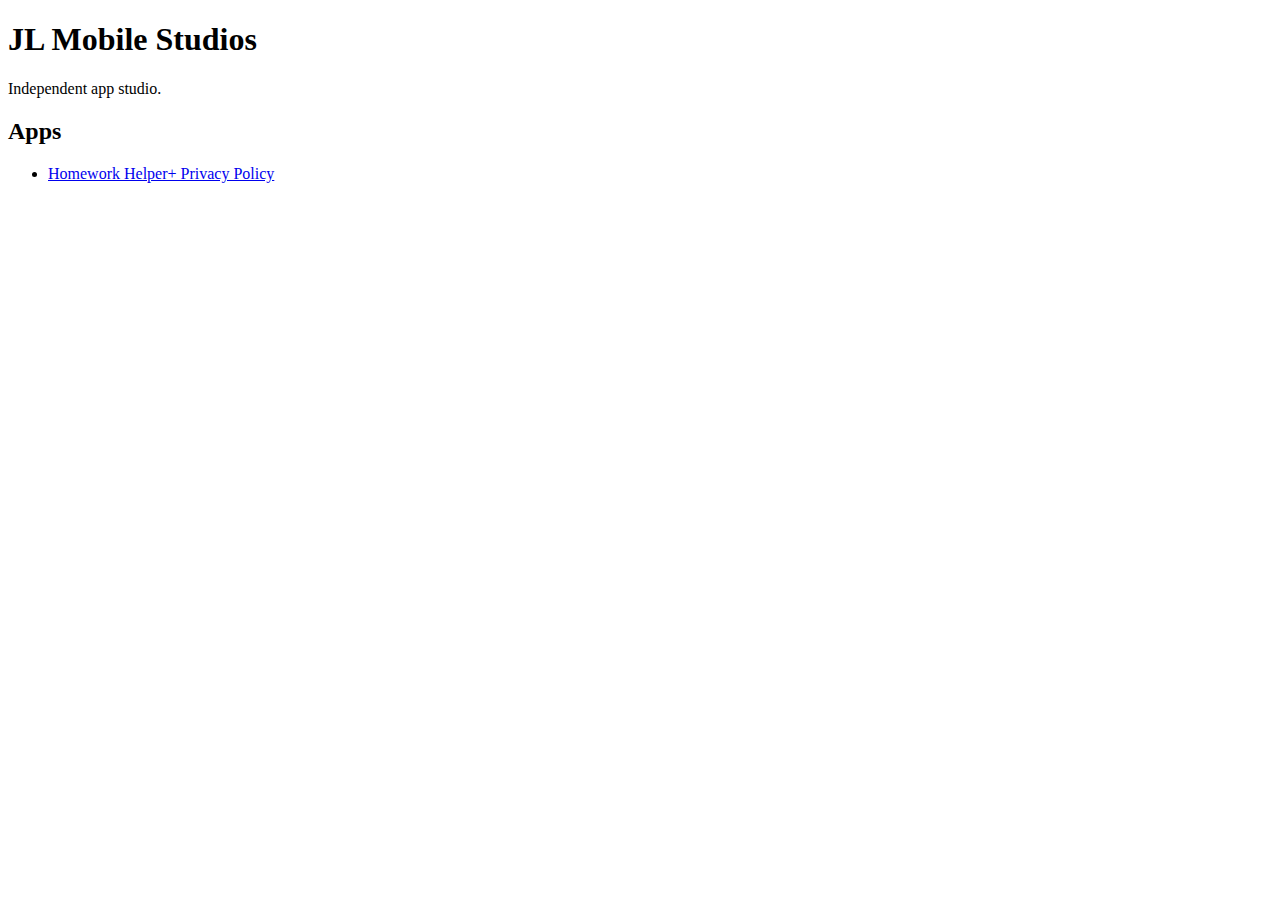
<file: index.html>
<!DOCTYPE html>
<html>
<head>
  <meta charset="UTF-8">
  <title>JL Mobile Studios</title>
</head>
<body>
  <h1>JL Mobile Studios</h1>
  <p>Independent app studio.</p>

  <h2>Apps</h2>
  <ul>
    <li><a href="/homework-helper-privacy-policy.html">Homework Helper+ Privacy Policy</a></li>
  </ul>
</body>
</html>
</file>
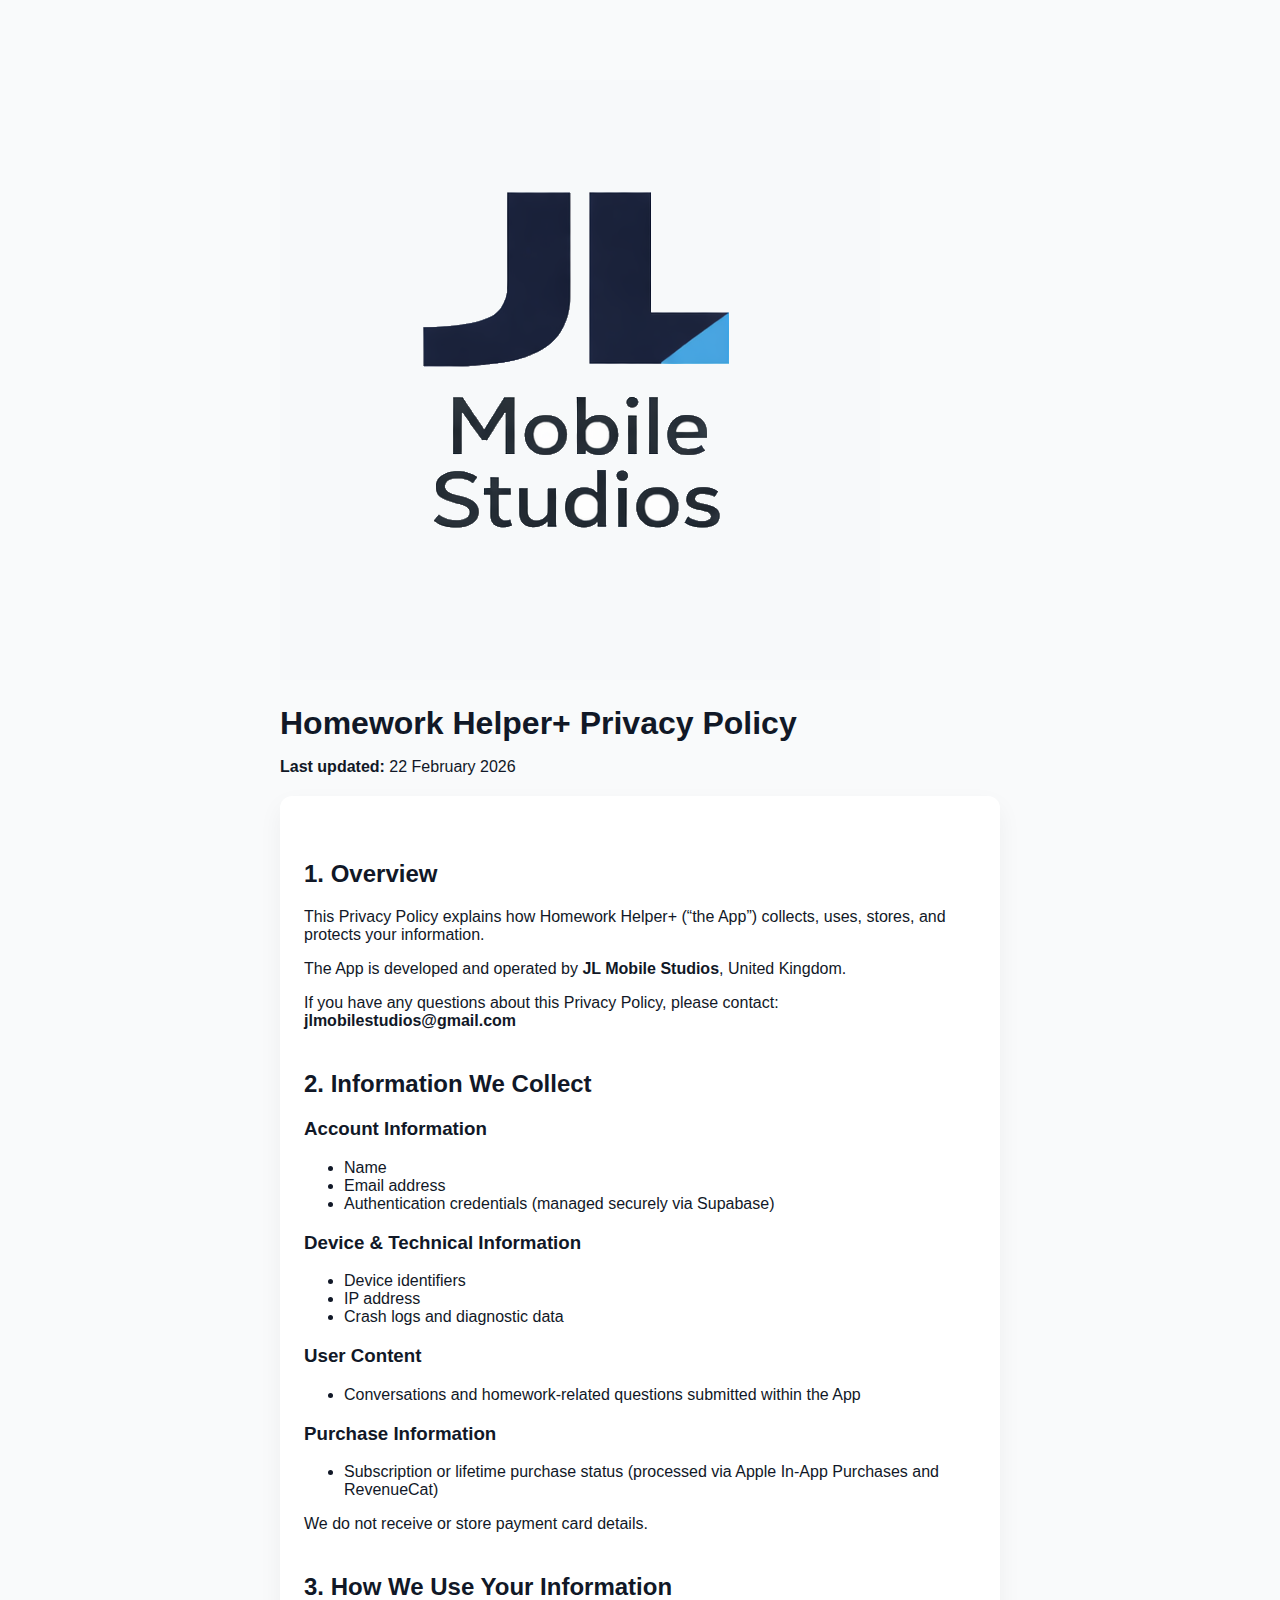
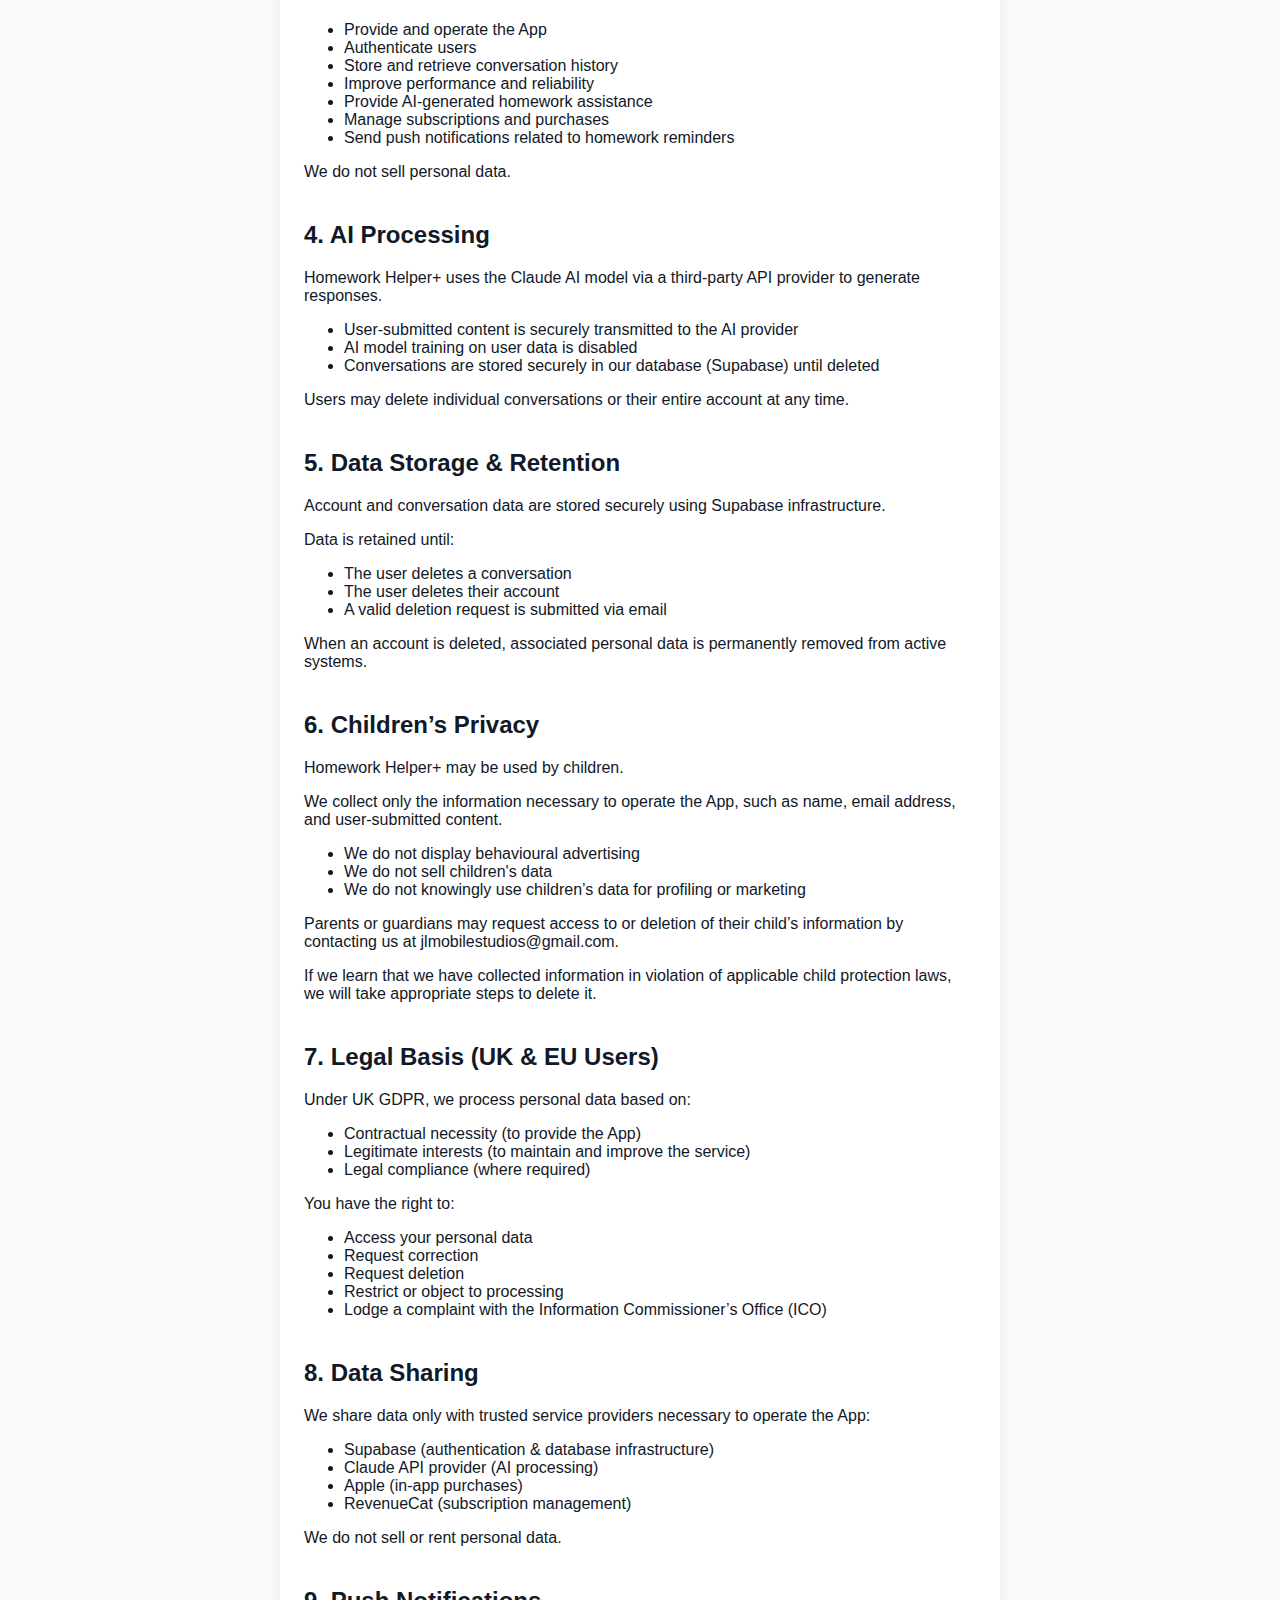
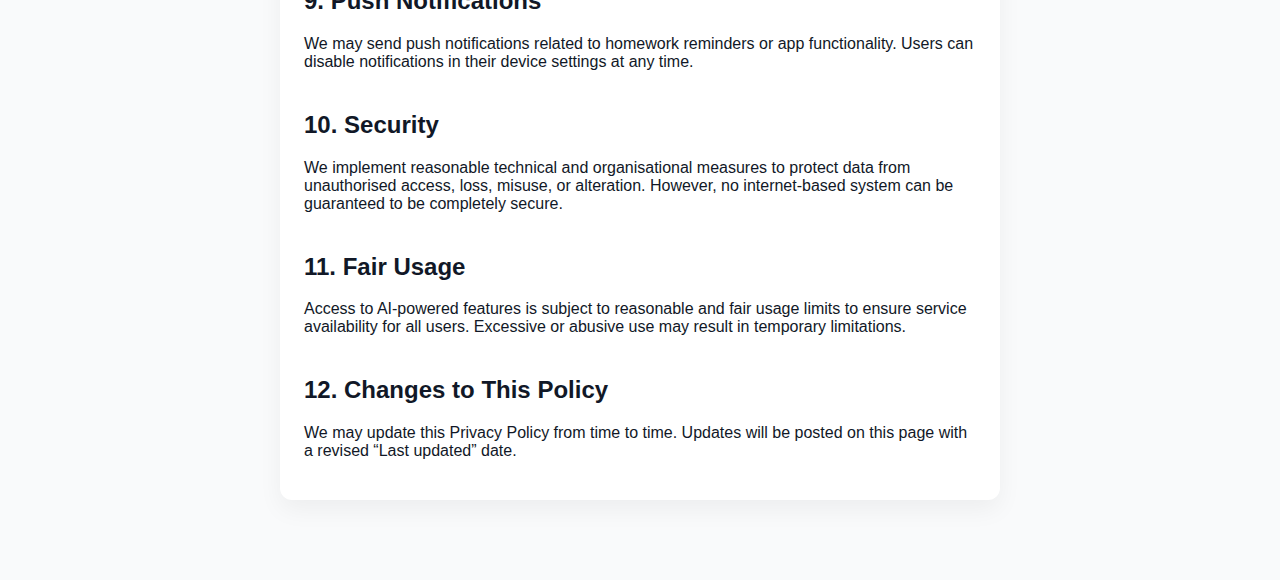
<file: homework-helper-privacy-policy.html>
<!DOCTYPE html>
<html>
<head>
  <meta charset="UTF-8">
  <title>Homework Helper+ Privacy Policy</title>
  <link rel="stylesheet" href="style.css">
</head>
<body>
  <div class="container">
    <div class="header">
    <img src="JLStudioLogo.svg" alt="JL Mobile Studios Logo" class="logo">
  </div>

  <h1>Homework Helper+ Privacy Policy</h1>
  <p><strong>Last updated:</strong> 22 February 2026</p>

  <div class="card">
<h2>1. Overview</h2>
<p>This Privacy Policy explains how Homework Helper+ (“the App”) collects, uses, stores, and protects your information.</p>
<p>The App is developed and operated by <strong>JL Mobile Studios</strong>, United Kingdom.</p>
<p>If you have any questions about this Privacy Policy, please contact: <strong>jlmobilestudios@gmail.com</strong></p>

<h2>2. Information We Collect</h2>

<h3>Account Information</h3>
<ul>
  <li>Name</li>
  <li>Email address</li>
  <li>Authentication credentials (managed securely via Supabase)</li>
</ul>

<h3>Device & Technical Information</h3>
<ul>
  <li>Device identifiers</li>
  <li>IP address</li>
  <li>Crash logs and diagnostic data</li>
</ul>

<h3>User Content</h3>
<ul>
  <li>Conversations and homework-related questions submitted within the App</li>
</ul>

<h3>Purchase Information</h3>
<ul>
  <li>Subscription or lifetime purchase status (processed via Apple In-App Purchases and RevenueCat)</li>
</ul>
<p>We do not receive or store payment card details.</p>

<h2>3. How We Use Your Information</h2>
<ul>
  <li>Provide and operate the App</li>
  <li>Authenticate users</li>
  <li>Store and retrieve conversation history</li>
  <li>Improve performance and reliability</li>
  <li>Provide AI-generated homework assistance</li>
  <li>Manage subscriptions and purchases</li>
  <li>Send push notifications related to homework reminders</li>
</ul>
<p>We do not sell personal data.</p>

<h2>4. AI Processing</h2>
<p>Homework Helper+ uses the Claude AI model via a third-party API provider to generate responses.</p>
<ul>
  <li>User-submitted content is securely transmitted to the AI provider</li>
  <li>AI model training on user data is disabled</li>
  <li>Conversations are stored securely in our database (Supabase) until deleted</li>
</ul>
<p>Users may delete individual conversations or their entire account at any time.</p>

<h2>5. Data Storage & Retention</h2>
<p>Account and conversation data are stored securely using Supabase infrastructure.</p>
<p>Data is retained until:</p>
<ul>
  <li>The user deletes a conversation</li>
  <li>The user deletes their account</li>
  <li>A valid deletion request is submitted via email</li>
</ul>
<p>When an account is deleted, associated personal data is permanently removed from active systems.</p>

<h2>6. Children’s Privacy</h2>
<p>Homework Helper+ may be used by children.</p>
<p>We collect only the information necessary to operate the App, such as name, email address, and user-submitted content.</p>
<ul>
  <li>We do not display behavioural advertising</li>
  <li>We do not sell children's data</li>
  <li>We do not knowingly use children’s data for profiling or marketing</li>
</ul>
<p>Parents or guardians may request access to or deletion of their child’s information by contacting us at jlmobilestudios@gmail.com.</p>
<p>If we learn that we have collected information in violation of applicable child protection laws, we will take appropriate steps to delete it.</p>

<h2>7. Legal Basis (UK & EU Users)</h2>
<p>Under UK GDPR, we process personal data based on:</p>
<ul>
  <li>Contractual necessity (to provide the App)</li>
  <li>Legitimate interests (to maintain and improve the service)</li>
  <li>Legal compliance (where required)</li>
</ul>
<p>You have the right to:</p>
<ul>
  <li>Access your personal data</li>
  <li>Request correction</li>
  <li>Request deletion</li>
  <li>Restrict or object to processing</li>
  <li>Lodge a complaint with the Information Commissioner’s Office (ICO)</li>
</ul>

<h2>8. Data Sharing</h2>
<p>We share data only with trusted service providers necessary to operate the App:</p>
<ul>
  <li>Supabase (authentication & database infrastructure)</li>
  <li>Claude API provider (AI processing)</li>
  <li>Apple (in-app purchases)</li>
  <li>RevenueCat (subscription management)</li>
</ul>
<p>We do not sell or rent personal data.</p>

<h2>9. Push Notifications</h2>
<p>We may send push notifications related to homework reminders or app functionality. Users can disable notifications in their device settings at any time.</p>

<h2>10. Security</h2>
<p>We implement reasonable technical and organisational measures to protect data from unauthorised access, loss, misuse, or alteration. However, no internet-based system can be guaranteed to be completely secure.</p>

<h2>11. Fair Usage</h2>
<p>Access to AI-powered features is subject to reasonable and fair usage limits to ensure service availability for all users. Excessive or abusive use may result in temporary limitations.</p>

<h2>12. Changes to This Policy</h2>
<p>We may update this Privacy Policy from time to time. Updates will be posted on this page with a revised “Last updated” date.</p>
  </div>
</body>
</html>
</file>
<file: style.css>
body {
  font-family: -apple-system, BlinkMacSystemFont, "Segoe UI", Roboto, sans-serif;
  margin: 0;
  background-color: #f9fafb;
  color: #111827;
}

.container {
  max-width: 720px;
  margin: 80px auto;
  padding: 0 20px;
}

h1 {
  font-size: 2rem;
  margin-bottom: 10px;
}

h2 {
  margin-top: 40px;
}

a {
  color: #2563eb;
  text-decoration: none;
}

a:hover {
  text-decoration: underline;
}

.card {
  background: white;
  padding: 24px;
  border-radius: 12px;
  box-shadow: 0 10px 25px rgba(0,0,0,0.05);
  margin-top: 20px;
}
</file>
